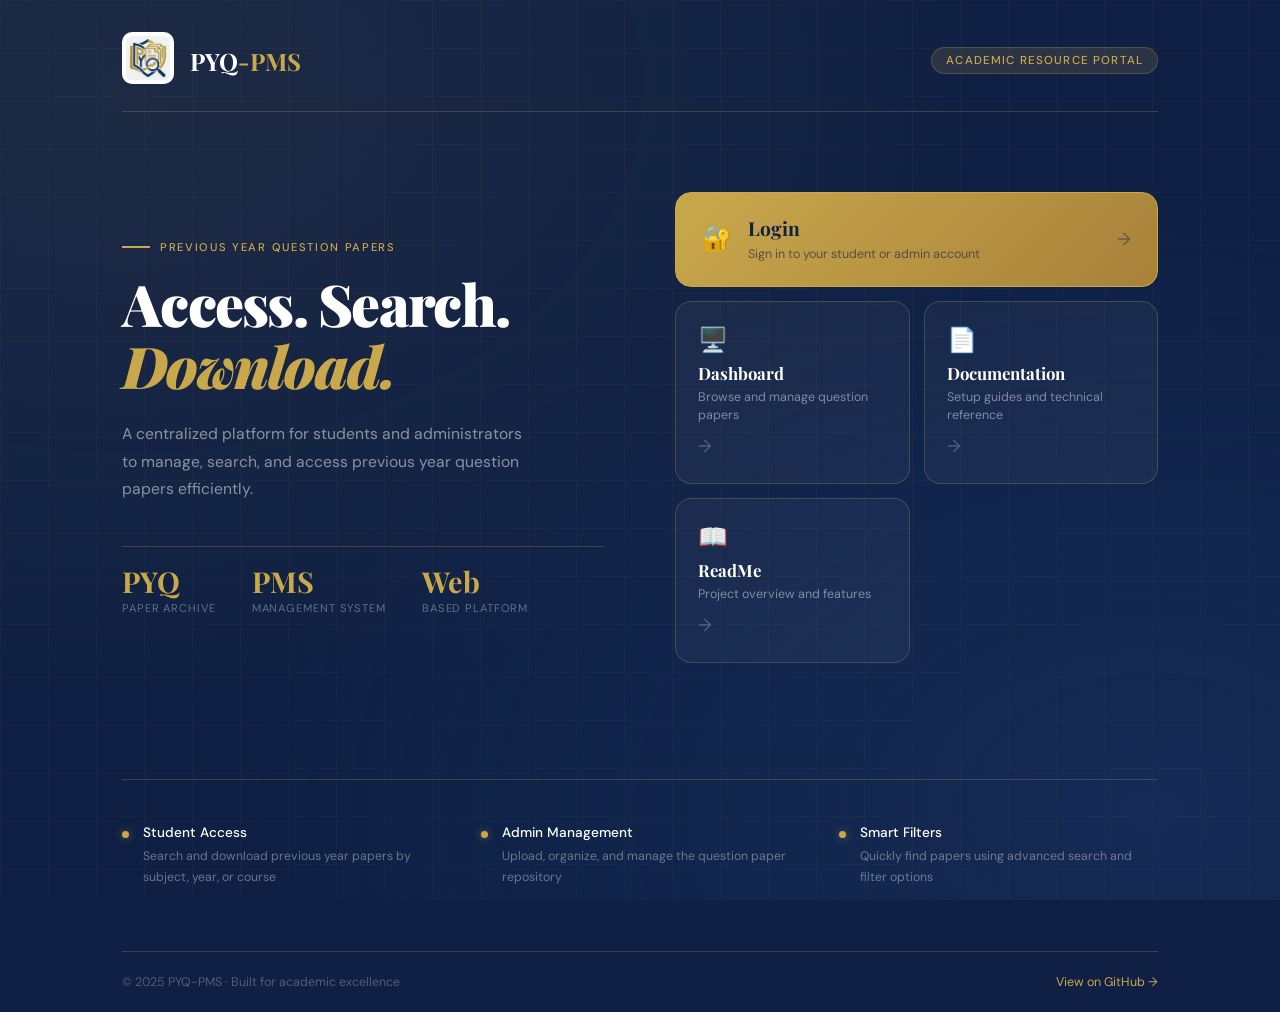
<file: index.html>
<!DOCTYPE html>
<html lang="en">
<head>
  <meta charset="UTF-8" />
  <meta name="viewport" content="width=device-width, initial-scale=1.0"/>
  <title>PYQ-PMS — Previous Year Question Paper Management System</title>
  <link href="https://fonts.googleapis.com/css2?family=Playfair+Display:wght@700;900&family=DM+Sans:wght@300;400;500&display=swap" rel="stylesheet"/>
  <style>
    *, *::before, *::after { box-sizing: border-box; margin: 0; padding: 0; }

    :root {
      --navy: #0f2044;
      --navy-mid: #1a3260;
      --gold: #c9a84c;
      --gold-light: #e2c47a;
      --gold-dim: rgba(201,168,76,0.15);
      --white: #ffffff;
      --border: rgba(201,168,76,0.25);
    }

    body {
      font-family: 'DM Sans', sans-serif;
      background: var(--navy);
      color: var(--white);
      min-height: 100vh;
      overflow-x: hidden;
    }

    body::before {
      content: '';
      position: fixed;
      inset: 0;
      background-image:
        radial-gradient(ellipse at 10% 10%, rgba(201,168,76,0.08) 0%, transparent 55%),
        radial-gradient(ellipse at 90% 90%, rgba(26,50,96,0.6) 0%, transparent 55%);
      pointer-events: none;
      z-index: 0;
    }

    body::after {
      content: '';
      position: fixed;
      inset: 0;
      background-image:
        linear-gradient(rgba(201,168,76,0.04) 1px, transparent 1px),
        linear-gradient(90deg, rgba(201,168,76,0.04) 1px, transparent 1px);
      background-size: 48px 48px;
      pointer-events: none;
      z-index: 0;
    }

    .container {
      position: relative;
      z-index: 1;
      max-width: 1100px;
      margin: 0 auto;
      padding: 0 32px;
    }

    header { padding: 32px 0 0; }

    .header-inner {
      display: flex;
      align-items: center;
      gap: 16px;
      border-bottom: 1px solid var(--border);
      padding-bottom: 22px;
    }

    .logo-wrap img {
      height: 52px;
      width: 52px;
      object-fit: contain;
      border-radius: 10px;
      background: white;
      padding: 4px;
    }

    .site-name {
      font-family: 'Playfair Display', serif;
      font-size: 1.5rem;
      font-weight: 700;
      color: var(--white);
    }

    .site-name span { color: var(--gold); }

    .header-tag {
      margin-left: auto;
      font-size: 0.72rem;
      font-weight: 500;
      color: var(--gold);
      letter-spacing: 0.1em;
      text-transform: uppercase;
      border: 1px solid var(--border);
      padding: 5px 14px;
      border-radius: 20px;
      background: var(--gold-dim);
    }

    .hero {
      padding: 80px 0 60px;
      display: grid;
      grid-template-columns: 1fr 1fr;
      gap: 70px;
      align-items: center;
    }

    .hero-label {
      font-size: 0.7rem;
      font-weight: 500;
      letter-spacing: 0.15em;
      text-transform: uppercase;
      color: var(--gold);
      margin-bottom: 18px;
      display: flex;
      align-items: center;
      gap: 10px;
    }

    .hero-label::before {
      content: '';
      display: inline-block;
      width: 28px;
      height: 2px;
      background: var(--gold);
    }

    .hero h1 {
      font-family: 'Playfair Display', serif;
      font-size: clamp(2.6rem, 4.5vw, 4rem);
      font-weight: 900;
      line-height: 1.08;
      letter-spacing: -0.03em;
      margin-bottom: 24px;
    }

    .hero h1 em { font-style: italic; color: var(--gold); }

    .hero p {
      font-size: 0.98rem;
      line-height: 1.75;
      color: rgba(255,255,255,0.5);
      max-width: 400px;
      margin-bottom: 44px;
    }

    .hero-stats {
      display: flex;
      gap: 36px;
      padding-top: 20px;
      border-top: 1px solid var(--border);
    }

    .stat-number {
      font-family: 'Playfair Display', serif;
      font-size: 1.8rem;
      font-weight: 700;
      color: var(--gold);
      line-height: 1;
    }

    .stat-label {
      font-size: 0.7rem;
      color: rgba(255,255,255,0.35);
      text-transform: uppercase;
      letter-spacing: 0.08em;
      margin-top: 5px;
    }

    .nav-grid {
      display: grid;
      grid-template-columns: 1fr 1fr;
      gap: 14px;
    }

    .nav-card {
      background: rgba(255,255,255,0.04);
      border: 1px solid var(--border);
      border-radius: 16px;
      padding: 26px 22px;
      text-decoration: none;
      color: var(--white);
      transition: all 0.28s ease;
      display: flex;
      flex-direction: column;
      gap: 10px;
      position: relative;
      overflow: hidden;
      backdrop-filter: blur(8px);
    }

    .nav-card:hover {
      border-color: var(--gold);
      transform: translateY(-5px);
      box-shadow: 0 16px 48px rgba(0,0,0,0.3), 0 0 0 1px rgba(201,168,76,0.2);
      background: rgba(201,168,76,0.06);
    }

    .nav-card.primary {
      background: linear-gradient(135deg, var(--gold) 0%, #a8813a 100%);
      color: var(--navy);
      border-color: var(--gold);
      grid-column: span 2;
      flex-direction: row;
      align-items: center;
      padding: 22px 26px;
      gap: 16px;
    }

    .nav-card.primary:hover {
      transform: translateY(-4px);
      box-shadow: 0 16px 48px rgba(201,168,76,0.3);
      background: linear-gradient(135deg, var(--gold-light) 0%, var(--gold) 100%);
    }

    .card-icon { font-size: 1.5rem; line-height: 1; flex-shrink: 0; }
    .card-body { flex: 1; }

    .card-title {
      font-family: 'Playfair Display', serif;
      font-size: 1.05rem;
      font-weight: 700;
      margin-bottom: 4px;
    }

    .nav-card.primary .card-title { font-size: 1.2rem; color: var(--navy); }

    .card-desc { font-size: 0.78rem; color: rgba(255,255,255,0.45); line-height: 1.5; }
    .nav-card.primary .card-desc { color: rgba(15,32,68,0.6); }

    .card-arrow {
      font-size: 1.1rem;
      color: rgba(255,255,255,0.25);
      transition: transform 0.2s ease, color 0.2s ease;
      flex-shrink: 0;
    }

    .nav-card.primary .card-arrow { color: rgba(15,32,68,0.45); }
    .nav-card:hover .card-arrow { transform: translateX(5px); color: var(--gold); }
    .nav-card.primary:hover .card-arrow { color: var(--navy); transform: translateX(5px); }

    .divider {
      border: none;
      border-top: 1px solid var(--border);
      margin: 56px 0 44px;
    }

    .features {
      display: flex;
      gap: 40px;
      padding-bottom: 64px;
      flex-wrap: wrap;
    }

    .feature { display: flex; align-items: flex-start; gap: 14px; flex: 1; min-width: 180px; }

    .feature-dot {
      width: 7px; height: 7px;
      border-radius: 50%;
      background: var(--gold);
      margin-top: 7px;
      flex-shrink: 0;
      box-shadow: 0 0 8px rgba(201,168,76,0.5);
    }

    .feature-text strong { display: block; font-size: 0.85rem; font-weight: 500; margin-bottom: 3px; }
    .feature-text span { font-size: 0.77rem; color: rgba(255,255,255,0.38); line-height: 1.5; }

    footer {
      border-top: 1px solid var(--border);
      padding: 22px 0;
      display: flex;
      align-items: center;
      justify-content: space-between;
    }

    footer p { font-size: 0.78rem; color: rgba(255,255,255,0.28); }
    footer a { color: var(--gold); text-decoration: none; font-size: 0.78rem; }
    footer a:hover { color: var(--gold-light); }

    @keyframes fadeUp {
      from { opacity: 0; transform: translateY(24px); }
      to   { opacity: 1; transform: translateY(0); }
    }

    .header-inner { animation: fadeUp 0.5s ease both; }
    .hero-left    { animation: fadeUp 0.5s ease 0.1s both; }
    .hero-right   { animation: fadeUp 0.5s ease 0.2s both; }
    .features     { animation: fadeUp 0.5s ease 0.3s both; }
    footer        { animation: fadeUp 0.5s ease 0.35s both; }

    @media (max-width: 720px) {
      .hero { grid-template-columns: 1fr; gap: 44px; padding: 52px 0 40px; }
      .nav-card.primary { grid-column: span 1; flex-direction: column; }
      .nav-grid { grid-template-columns: 1fr; }
      footer { flex-direction: column; gap: 10px; text-align: center; }
      .header-tag { display: none; }
    }
  </style>
</head>
<body>
  <div class="container">

    <header>
      <div class="header-inner">
        <div class="logo-wrap">
          <img src="logo_1.jpeg" alt="PYQ-PMS Logo"/>
        </div>
        <div class="site-name">PYQ<span>-PMS</span></div>
        <div class="header-tag">Academic Resource Portal</div>
      </div>
    </header>

    <section class="hero">
      <div class="hero-left">
        <div class="hero-label">Previous Year Question Papers</div>
        <h1>Access. Search. <em>Download.</em></h1>
        <p>A centralized platform for students and administrators to manage, search, and access previous year question papers efficiently.</p>
        <div class="hero-stats">
          <div class="stat">
            <div class="stat-number">PYQ</div>
            <div class="stat-label">Paper Archive</div>
          </div>
          <div class="stat">
            <div class="stat-number">PMS</div>
            <div class="stat-label">Management System</div>
          </div>
          <div class="stat">
            <div class="stat-number">Web</div>
            <div class="stat-label">Based Platform</div>
          </div>
        </div>
      </div>

      <div class="hero-right">
        <div class="nav-grid">

          <a href="login/Login_PYQPMS.html" class="nav-card primary">
            <div class="card-icon">🔐</div>
            <div class="card-body">
              <div class="card-title">Login</div>
              <div class="card-desc">Sign in to your student or admin account</div>
            </div>
            <div class="card-arrow">→</div>
          </a>

          <a href="interface/interf.html" class="nav-card">
            <div class="card-icon">🖥️</div>
            <div class="card-body">
              <div class="card-title">Dashboard</div>
              <div class="card-desc">Browse and manage question papers</div>
            </div>
            <div class="card-arrow">→</div>
          </a>

          <a href="documentation/" class="nav-card">
            <div class="card-icon">📄</div>
            <div class="card-body">
              <div class="card-title">Documentation</div>
              <div class="card-desc">Setup guides and technical reference</div>
            </div>
            <div class="card-arrow">→</div>
          </a>

          <a href="README.md" class="nav-card">
            <div class="card-icon">📖</div>
            <div class="card-body">
              <div class="card-title">ReadMe</div>
              <div class="card-desc">Project overview and features</div>
            </div>
            <div class="card-arrow">→</div>
          </a>

        </div>
      </div>
    </section>

    <hr class="divider"/>

    <div class="features">
      <div class="feature">
        <div class="feature-dot"></div>
        <div class="feature-text">
          <strong>Student Access</strong>
          <span>Search and download previous year papers by subject, year, or course</span>
        </div>
      </div>
      <div class="feature">
        <div class="feature-dot"></div>
        <div class="feature-text">
          <strong>Admin Management</strong>
          <span>Upload, organize, and manage the question paper repository</span>
        </div>
      </div>
      <div class="feature">
        <div class="feature-dot"></div>
        <div class="feature-text">
          <strong>Smart Filters</strong>
          <span>Quickly find papers using advanced search and filter options</span>
        </div>
      </div>
    </div>

    <footer>
      <p>© 2025 PYQ-PMS · Built for academic excellence</p>
      <a href="https://github.com/faiqawanii/PYQ-PMS" target="_blank">View on GitHub →</a>
    </footer>

  </div>
</body>
</html>
</file>
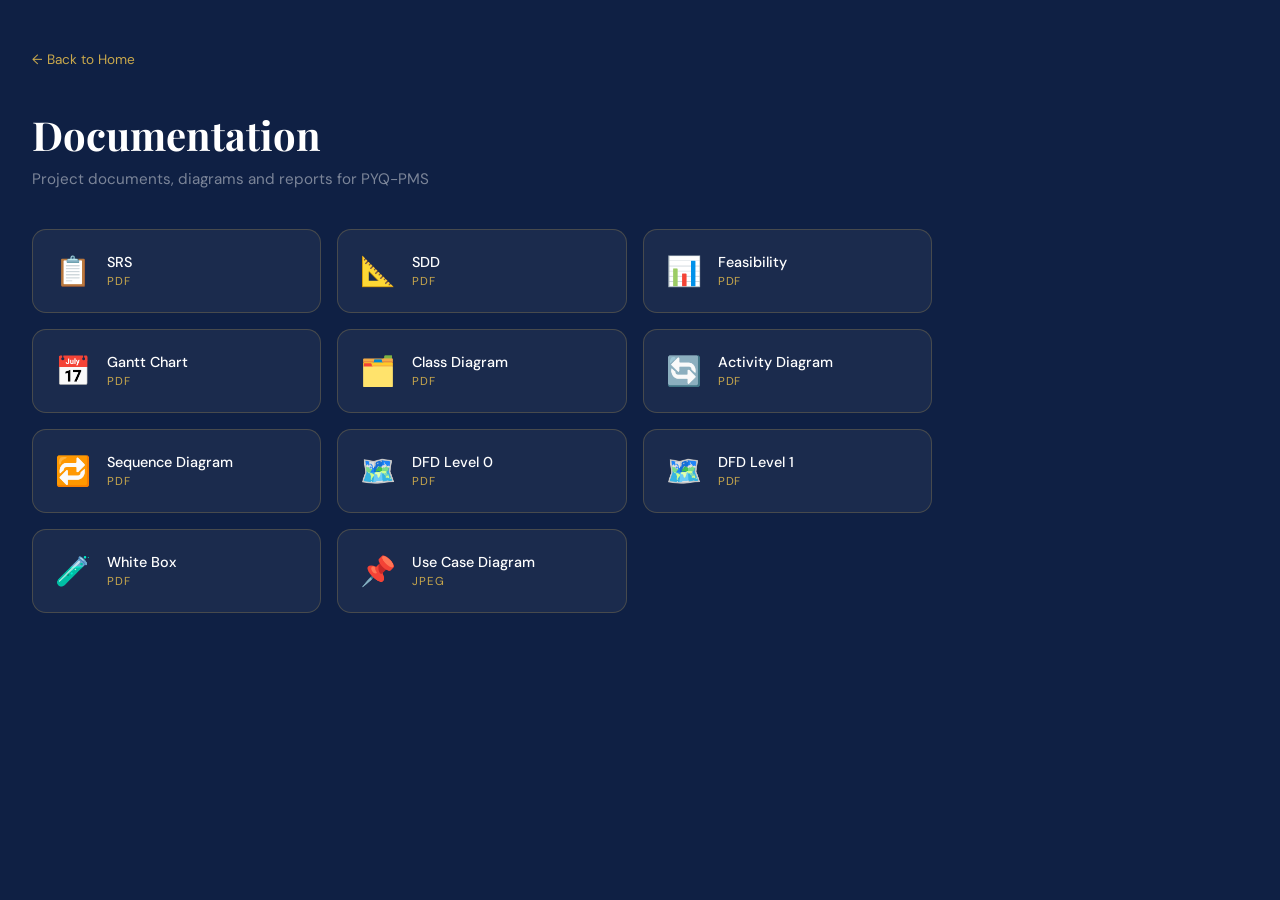
<file: documentation/index.html>
<!DOCTYPE html>
<html lang="en">
<head>
  <meta charset="UTF-8"/>
  <meta name="viewport" content="width=device-width, initial-scale=1.0"/>
  <title>PYQ-PMS Documentation</title>
  <link href="https://fonts.googleapis.com/css2?family=Playfair+Display:wght@700&family=DM+Sans:wght@400;500&display=swap" rel="stylesheet"/>
  <style>
    *, *::before, *::after { box-sizing: border-box; margin: 0; padding: 0; }
    body { font-family: 'DM Sans', sans-serif; background: #0f2044; color: white; min-height: 100vh; padding: 48px 32px; }
    .back { color: #c9a84c; text-decoration: none; font-size: 0.85rem; display: inline-flex; align-items: center; gap: 6px; margin-bottom: 40px; }
    .back:hover { color: #e2c47a; }
    h1 { font-family: 'Playfair Display', serif; font-size: 2.5rem; color: white; margin-bottom: 8px; }
    .subtitle { color: rgba(255,255,255,0.45); font-size: 0.95rem; margin-bottom: 40px; }
    .grid { display: grid; grid-template-columns: repeat(auto-fill, minmax(280px, 1fr)); gap: 16px; max-width: 900px; }
    .doc-card { background: rgba(255,255,255,0.05); border: 1px solid rgba(201,168,76,0.25); border-radius: 14px; padding: 22px; text-decoration: none; color: white; display: flex; align-items: center; gap: 16px; transition: all 0.25s ease; }
    .doc-card:hover { border-color: #c9a84c; background: rgba(201,168,76,0.08); transform: translateY(-3px); }
    .doc-icon { font-size: 1.8rem; flex-shrink: 0; }
    .doc-name { font-size: 0.9rem; font-weight: 500; }
    .doc-type { font-size: 0.72rem; color: #c9a84c; margin-top: 3px; text-transform: uppercase; letter-spacing: 0.08em; }
  </style>
</head>
<body>
  <a href="../index.html" class="back">← Back to Home</a>
  <h1>Documentation</h1>
  <p class="subtitle">Project documents, diagrams and reports for PYQ-PMS</p>
  <div class="grid">
    <a href="SRS.pdf" class="doc-card" target="_blank"><div class="doc-icon">📋</div><div><div class="doc-name">SRS</div><div class="doc-type">PDF</div></div></a>
    <a href="sdd.pdf" class="doc-card" target="_blank"><div class="doc-icon">📐</div><div><div class="doc-name">SDD</div><div class="doc-type">PDF</div></div></a>
    <a href="Feasibility.pdf" class="doc-card" target="_blank"><div class="doc-icon">📊</div><div><div class="doc-name">Feasibility</div><div class="doc-type">PDF</div></div></a>
    <a href="GanttChart.pdf" class="doc-card" target="_blank"><div class="doc-icon">📅</div><div><div class="doc-name">Gantt Chart</div><div class="doc-type">PDF</div></div></a>
    <a href="ClassDiagram.pdf" class="doc-card" target="_blank"><div class="doc-icon">🗂️</div><div><div class="doc-name">Class Diagram</div><div class="doc-type">PDF</div></div></a>
    <a href="Activity Diagram.pdf" class="doc-card" target="_blank"><div class="doc-icon">🔄</div><div><div class="doc-name">Activity Diagram</div><div class="doc-type">PDF</div></div></a>
    <a href="Sequence_Diagram.pdf" class="doc-card" target="_blank"><div class="doc-icon">🔁</div><div><div class="doc-name">Sequence Diagram</div><div class="doc-type">PDF</div></div></a>
    <a href="DFD_L0.pdf" class="doc-card" target="_blank"><div class="doc-icon">🗺️</div><div><div class="doc-name">DFD Level 0</div><div class="doc-type">PDF</div></div></a>
    <a href="DFD_L1.pdf" class="doc-card" target="_blank"><div class="doc-icon">🗺️</div><div><div class="doc-name">DFD Level 1</div><div class="doc-type">PDF</div></div></a>
    <a href="White Box.pdf" class="doc-card" target="_blank"><div class="doc-icon">🧪</div><div><div class="doc-name">White Box</div><div class="doc-type">PDF</div></div></a>
    <a href="USE CASE DIAGRAM.jpeg" class="doc-card" target="_blank"><div class="doc-icon">📌</div><div><div class="doc-name">Use Case Diagram</div><div class="doc-type">JPEG</div></div></a>
  </div>
</body>
</html>
</file>
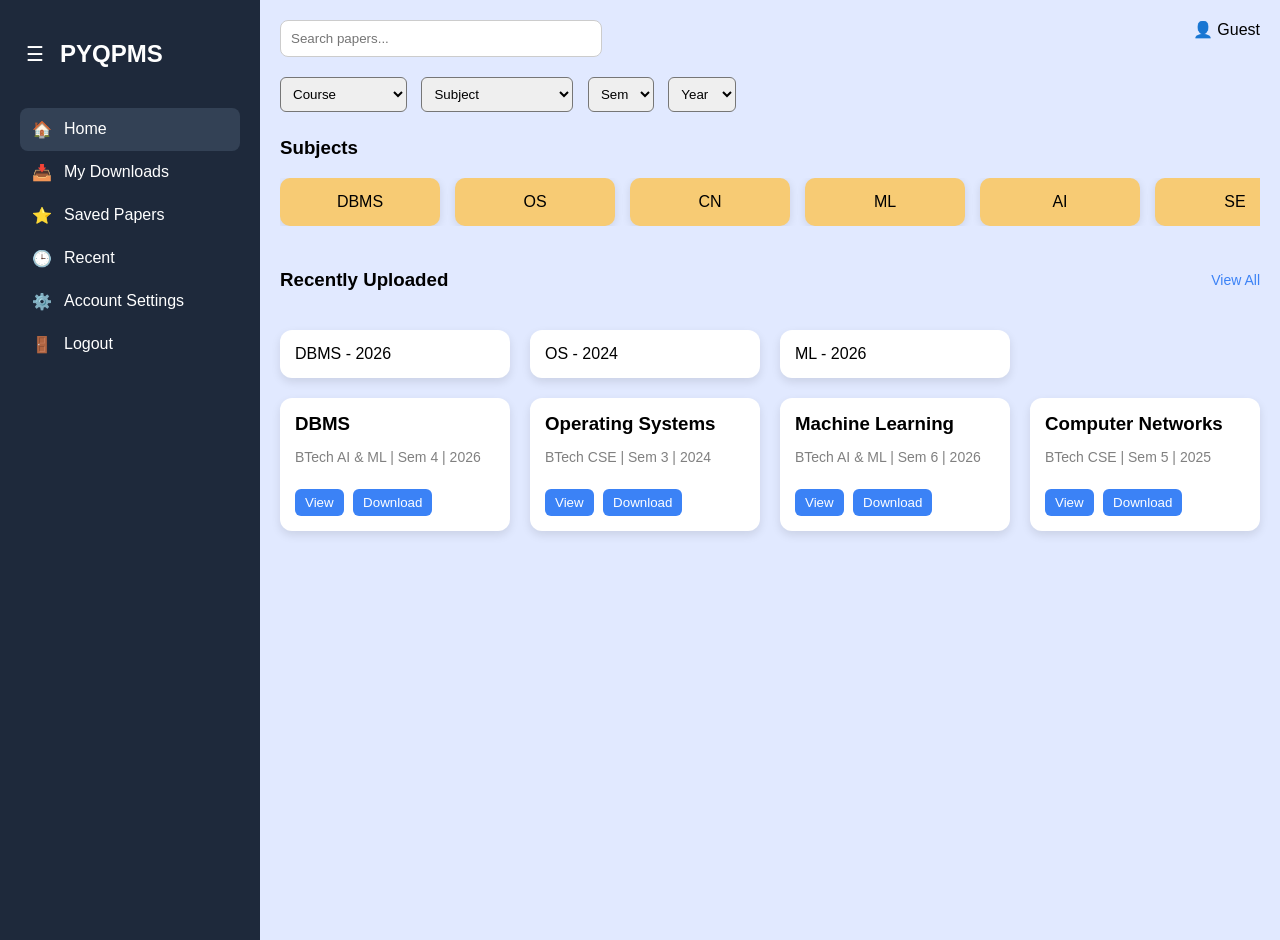
<file: interface/interf.html>
<!DOCTYPE html>
<html lang="en">
<head>
<meta charset="UTF-8">
<title>PYQPMS Dashboard</title>
<link rel="stylesheet" href="interf.css">
</head>
<body>

<!-- Sidebar -->
<div class="sidebar">
    
    <div class="sidebar-header">
        <button id="menuBtn">☰</button>
        <h2>PYQPMS</h2>
    </div>

    <ul>
        <li class="active">🏠 <span>Home</span></li>
        <li>📥 <span>My Downloads</span></li>
        <li>⭐ <span>Saved Papers</span></li>
        <li>🕒 <span>Recent</span></li>
        <li>⚙️ <span>Account Settings</span></li>
        <li>🚪 <span>Logout</span></li>
    </ul>
</div>

<!-- Main Content -->
<div class="main">

    <!-- Top Bar -->
    <div class="topbar">
        <input type="text" id="search" placeholder="Search papers...">
        <div class="user">👤 <span id="displayUsername">Guest</span></div>
    </div>

    <!-- Filters -->
    <div class="filters">
        <select id="course" onchange="searchTable()">
            <option value="">Course</option>
            <option>BTech CSE</option>
            <option>BTech AI & ML</option>
            <option>BCA</option>
        </select>

        <select id="subject" onchange="searchTable()">
            <option value="">Subject</option>
            <option>DBMS</option>
            <option>Operating Systems</option>
            <option>Machine Learning</option>
        </select>

        <select id="semester" onchange="searchTable()">
            <option value="">Sem</option>
            <option>1</option><option>2</option><option>3</option>
            <option>4</option><option>5</option><option>6</option>
            <option>7</option><option>8</option>
        </select>

        <select id="year" onchange="searchTable()">
            <option value="">Year</option>
            <option>2026</option>
            <option>2025</option>
            <option>2024</option>
        </select>
    </div>

    <!-- SUBJECT SECTION -->
    <div class="section">
        <h3>Subjects</h3>

        <div class="subject-container">
            <div class="subject-scroll">
                <div class="subject-card">DBMS</div>
                <div class="subject-card">OS</div>
                <div class="subject-card">CN</div>
                <div class="subject-card">ML</div>
                <div class="subject-card">AI</div>
                <div class="subject-card">SE</div>
                <div class="subject-card">Compiler</div>
                <div class="subject-card">Cyber</div>
                <div class="subject-card">Cloud</div>
            </div>
        </div>
    </div>

    <!-- RECENTLY UPLOADED -->
    <div class="section">
        <div class="section-header">
            <h3>Recently Uploaded</h3>
            <span class="view-all" onclick="toggleView()">View All</span>
        </div>

        <div class="cards limited" id="recentSection">
            <div class="card">DBMS - 2026</div>
            <div class="card">OS - 2024</div>
            <div class="card">ML - 2026</div>
            <div class="card extra">CN - 2025</div>
            <div class="card extra">AI - 2026</div>
        </div>
    </div>

    <!-- ALL PAPERS -->
    <div class="cards" id="paperContainer">

        <div class="card">
            <h3>DBMS</h3>
            <p>BTech AI & ML | Sem 4 | 2026</p>
            <button>View</button>
            <button>Download</button>
        </div>

        <div class="card">
            <h3>Operating Systems</h3>
            <p>BTech CSE | Sem 3 | 2024</p>
            <button>View</button>
            <button>Download</button>
        </div>

        <div class="card">
            <h3>Machine Learning</h3>
            <p>BTech AI & ML | Sem 6 | 2026</p>
            <button>View</button>
            <button>Download</button>
        </div>

        <div class="card">
            <h3>Computer Networks</h3>
            <p>BTech CSE | Sem 5 | 2025</p>
            <button>View</button>
            <button>Download</button>
        </div>

    </div>

</div>

<script src="interf.js"></script>
</body>
</html>
</file>
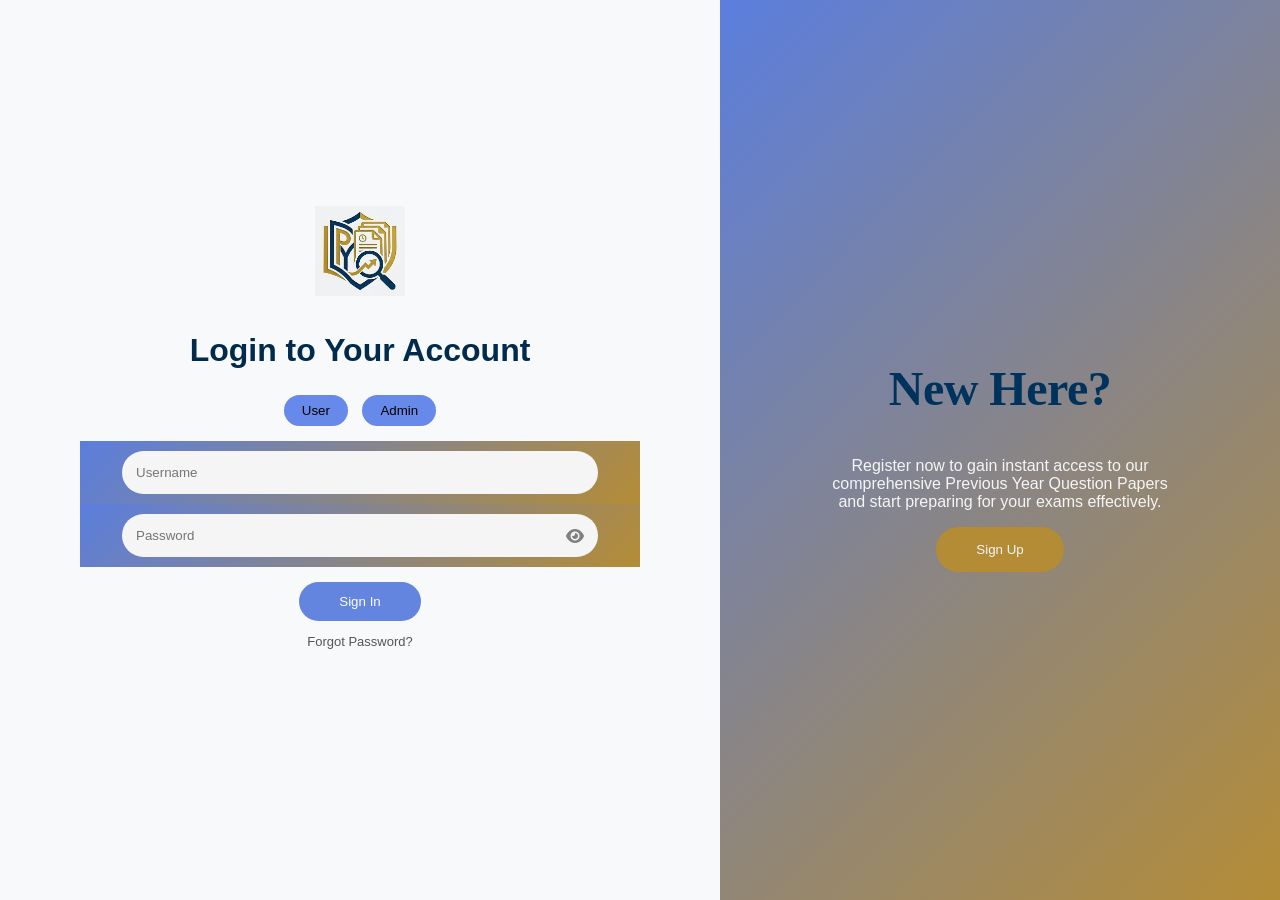
<file: login/Login_PYQPMS.html>
<!DOCTYPE html>
<html>
<head>
    <title>PYQ Management</title>
    <link rel="stylesheet" href="style_Login.css">

    <!-- Icons for eye -->
    <link rel="stylesheet" href="https://cdnjs.cloudflare.com/ajax/libs/font-awesome/6.0.0/css/all.min.css">
</head>
<body>

<div class="container">
    
    <!-- LEFT -->
    <div class="left">
        <img src="logo_1.jpeg" alt="PYQ Logo" width="90" height="90">
        <h1 class="center">Login to Your Account</h1>

        <!-- Roles -->
        <div class="roles center">
            <button type="button" onclick="selectRole('user')">User</button>
            <button type="button" onclick="selectRole('admin')">Admin</button>
        </div>

        <form id="loginForm">

            <input type="hidden" id="role">

            <div class="input-box right">
                <input type="text" id="username" placeholder="Username">
            </div>

            <div class="input-box right password-box">
                <input type="password" id="password" placeholder="Password">
                <i class="fa fa-eye" onclick="togglePassword()"></i>
            </div>

            <div class="center">
                <button type="submit" class="login-btn">Sign In</button>
            </div>
            <p class="forgot center" onclick="showForgot()">Forgot Password?</p>

        </form>

        <!-- Forgot -->
        <div id="forgotBox" class="hidden center">
            <input type="email" placeholder="Enter your email">
            <button class="reset-btn">Reset Password</button>
        </div>

        <p id="error" class="center"></p>

    </div>

    <!-- RIGHT -->
    <div class="right">
        <h1>New Here?</h1>
        <p>Register now to gain instant access to our comprehensive Previous Year Question Papers and start preparing for your exams effectively.</p>
        <button class="signup-btn" onclick="goToSignup()">Sign Up</button>
    </div>

</div>

<script src="script_Login.js"></script>
</body>
</html>
</file>
<file: interface/interf.css>
body {
    margin: 0;
    font-family: 'Segoe UI', sans-serif;
    display: flex;
    background: #e1e9ff;
}

/* Sidebar */
.sidebar {
    width: 220px;
    background: #1e293b;
    color: white;
    height: 100vh;
    padding: 20px;
    transition: 0.3s;
}

/* Sidebar collapse */
.sidebar.closed {
    width: 70px;
    padding: 20px 10px;
}

/* Hide title */
.sidebar.closed h2 {
    display: none;
}

/* Sidebar header */
.sidebar-header {
    display: flex;
    align-items: center;
    gap: 10px;
    margin-bottom: 20px;
}

/* Center header when collapsed */
.sidebar.closed .sidebar-header {
    justify-content: center;
}

/* Toggle button */
#menuBtn {
    background: none;
    border: none;
    color: white;
    font-size: 20px;
    cursor: pointer;
}

/* Sidebar list */
.sidebar ul {
    list-style: none;
    padding: 0;
}

/* IMPORTANT: Flex layout for icon + text */
.sidebar li {
    display: flex;
    align-items: center;
    gap: 12px;
    padding: 12px;
    cursor: pointer;
    border-radius: 8px;
}

/* Hover + active */
.sidebar li:hover, .active {
    background: #334155;
}

/* 🔥 MAIN FIX: Hide text when collapsed */
.sidebar.closed li span {
    display: none;
}

/* Center only icons */
.sidebar.closed li {
    justify-content: center;
}

/* Main */
.main {
    flex: 1;
    padding: 20px;
    overflow-x: hidden;
}

/* Topbar */
.topbar {
    display: flex;
    justify-content: space-between;
    margin-bottom: 20px;
}

.topbar input {
    padding: 10px;
    width: 300px;
    border-radius: 8px;
    border: 1px solid #ccc;
}

/* Filters */
.filters select {
    padding: 8px;
    margin-right: 10px;
    border-radius: 6px;
}

/* Section spacing */
.section {
    margin-top: 25px;
}

/* SUBJECT SCROLL */
.subject-container {
    overflow-x: auto;
    overflow-y: hidden;
    width: 100%;
    scroll-behavior: smooth;
}

.subject-container::-webkit-scrollbar {
    display: none;
}

.subject-scroll {
    display: flex;
    gap: 15px;
    min-width: max-content;
}

.subject-card {
    min-width: 130px;
    background: rgb(247, 203, 116);
    padding: 15px;
    border-radius: 10px;
    text-align: center;
    cursor: pointer;
    white-space: nowrap;
    box-shadow: 0 2px 8px rgba(0,0,0,0.1);
}

.subject-card:hover {
    background: #3b82f6;
    color: white;
}

/* Cards */
.cards {
    display: grid;
    grid-template-columns: repeat(auto-fill, minmax(220px, 1fr));
    gap: 20px;
    margin-top: 20px;
}

/* Limit recent */
.limited .extra {
    display: none;
}

.card {
    background: white;
    padding: 15px;
    border-radius: 12px;
    box-shadow: 0 4px 10px rgba(0,0,0,0.1);
}

.card h3 {
    margin: 0;
}

.card p {
    font-size: 14px;
    color: gray;
}

/* Buttons */
.card button {
    margin-top: 10px;
    margin-right: 5px;
    padding: 6px 10px;
    border: none;
    border-radius: 6px;
    background: #3b82f6;
    color: white;
    cursor: pointer;
}

.card button:hover {
    background: #2563eb;
}

/* Section header */
.section-header {
    display: flex;
    justify-content: space-between;
    align-items: center;
}

.view-all {
    color: #3b82f6;
    cursor: pointer;
    font-size: 14px;
}
</file>
<file: login/style_Login.css>
body {
    margin: 0;
    font-family: 'Segoe UI', sans-serif;
}

.container {
    display: flex;
    height: 100vh;
}

/* LEFT */
.left {
    flex: 1;
    background: #F7F9FB; /* sand */
    padding: 80px;
    display: flex;
    flex-direction: column;
    justify-content: center;

}
.left img {
    display: bolck;
    margin-left: auto;
    margin-right: auto;
    margin-bottom: 15px;
    justify-content: center;
}
.left h1 {
    color: #012b4c;
}

/* RIGHT */
.right {
    flex: 1;
    background: linear-gradient(135deg, #5b7edd, #B48C36); /* blue */
    color: whitesmoke;
    display: flex;
    flex-direction: column;
    justify-content: center;
    align-items: center;
    text-align: center;
}

.right h1 {
    color: #00335B;           /* The Navy Blue */
    font-family: 'Georgia', serif;
    font-size: 48px;          /* Large and clear */
    font-weight: 700;         /* Bold */
    margin-bottom: 24px;      /* Space before the description */
    line-height: 1.2;         /* Keeps the lines tight if it wraps */
    letter-spacing: -0.5px;   /* Subtle professional touch */

}

.right p {
    width: 60%;
}

/* Center helper */
.center {
    text-align: center;
}

/* Inputs aligned slightly right */
.input-box {
    width: 100%;
    display: flex;
    justify-content: flex-end;
}

input {
    width: 80%;
    padding: 14px;
    margin: 10px 0;
    border-radius: 25px;
    border: none;
    background: whitesmoke;
}

/* Password eye */
.password-box {
    position: relative;
}

.password-box i {
    position: absolute;
    right: 10%;
    top: 50%;
    transform: translateY(-50%);
    cursor: pointer;
    color: gray;
}

/* Roles */
.roles button {
    margin: 5px;
    margin-bottom: 15px;
    padding: 8px 18px;
    border-radius: 20px;
    border: none;
    background: #678aea;
    cursor: pointer;
}

.roles button.active {
    background: #678aea;
    color: white;
}

/* Login button */
.login-btn {
    margin-top: 15px;
    padding: 12px 40px;
    border-radius: 25px;
    border: none;
    background: #6384df;
    color: white;
    cursor: pointer;
}

/* Signup button */
.signup-btn {
    padding: 15px 40px;
    border-radius: 25px;
    border: none;
    background: #B48C36;
    color: whitesmoke;
    cursor: pointer;
}

/* Text */
.forgot {
    font-size: 13px;
    color: #555;
    cursor: pointer;
}

.signup {
    margin-top: 15px;
}

/* Hidden */
.hidden {
    display: none;
}

.reset-btn {
    margin-top: 10px;
    padding: 10px 20px;
    border-radius: 20px;
    border: none;
}

/* Error */
#error {
    color: red;
}
</file>
